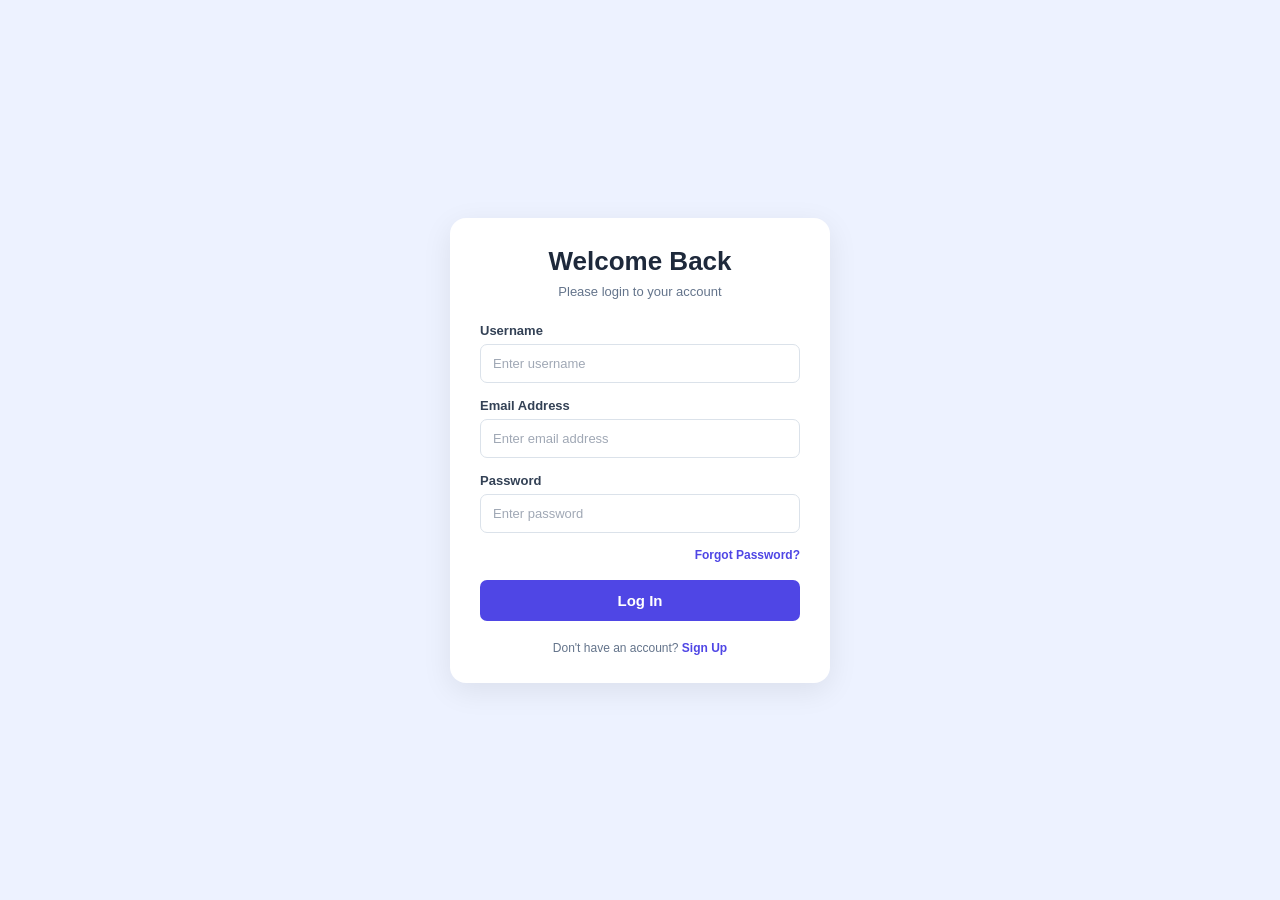
<file: index.html>
<!DOCTYPE html>
<html lang="en">
<head>
    <meta charset="UTF-8">
    <meta name="viewport" content="width=device-width, initial-scale=1.0">
    <title>Login Page</title>
    <link rel="stylesheet" href="./style.css">
</head>

<body>

    <div class="login-box">

        <h1>Welcome Back</h1>
        <p>Please login to your account</p>

        <form>

            <div class="form-group">
                <label>Username</label>
                <input type="text" placeholder="Enter username" required>
            </div>

            <div class="form-group">
                <label>Email Address</label>
                <input type="email" placeholder="Enter email address" required>
            </div>

            <div class="form-group">
                <label>Password</label>
                <input type="password" placeholder="Enter password" required>
            </div>

            <div class="forget">
                <a href="#">Forgot Password?</a>
            </div>

            <button type="submit">Log In</button>

        </form>

        <div class="signup">
            Don't have an account? <a href="#">Sign Up</a>
        </div>

    </div>

</body>
</html>
</file>
<file: style.css>
* {
    margin: 0;
    padding: 0;
    box-sizing: border-box;
}

body {
    font-family: Arial, sans-serif;
    background: #edf2ff;
    min-height: 100vh;

    display: flex;
    justify-content: center;
    align-items: center;
    padding: 15px;
}

.login-box {
    background: white;
    width: 380px;
    padding: 28px 30px;
    border-radius: 16px;
    box-shadow: 0 8px 30px rgba(0, 0, 0, 0.08);
}

.login-box h1 {
    text-align: center;
    color: #1e293b;
    font-size: 26px;
    margin-bottom: 7px;
}

.login-box p {
    text-align: center;
    color: #64748b;
    font-size: 13px;
    margin-bottom: 24px;
}

.form-group {
    margin-bottom: 15px;
}

label {
    display: block;
    margin-bottom: 6px;
    font-size: 13px;
    font-weight: 600;
    color: #334155;
}

input {
    width: 100%;
    padding: 11px 12px;
    border: 1px solid #dbe2ea;
    border-radius: 7px;
    outline: none;
    font-size: 13px;
    transition: 0.3s;
}

input:focus {
    border-color: #4f46e5;
    box-shadow: 0 0 0 3px rgba(79, 70, 229, 0.1);
}

input::placeholder {
    color: #a0a8b5;
}

.forget {
    text-align: right;
    margin-top: -3px;
    margin-bottom: 17px;
}

a {
    text-decoration: none;
    color: #4f46e5;
    font-size: 12px;
    font-weight: 600;
}

a:hover {
    text-decoration: underline;
}

button {
    width: 100%;
    padding: 12px;
    background: #4f46e5;
    color: white;
    border: none;
    border-radius: 7px;
    font-size: 15px;
    font-weight: bold;
    cursor: pointer;
    transition: 0.3s;
}

button:hover {
    background: #3730a3;
}

.signup {
    text-align: center;
    margin-top: 20px;
    font-size: 12px;
    color: #64748b;
}

.signup a {
    font-size: 12px;
}

@media screen and (max-width: 480px) {
    .login-box {
        width: 100%;
        padding: 25px 20px;
    }
}
</file>
<file: log in page.css>
* {
    margin: 0;
    padding: 0;
    box-sizing: border-box;
}

body {
    font-family: Arial, sans-serif;
    background: #edf2ff;
    min-height: 100vh;

    display: flex;
    justify-content: center;
    align-items: center;
    padding: 15px;
}

.login-box {
    background: white;
    width: 380px;
    padding: 28px 30px;
    border-radius: 16px;
    box-shadow: 0 8px 30px rgba(0, 0, 0, 0.08);
}

.login-box h1 {
    text-align: center;
    color: #1e293b;
    font-size: 26px;
    margin-bottom: 7px;
}

.login-box p {
    text-align: center;
    color: #64748b;
    font-size: 13px;
    margin-bottom: 24px;
}

.form-group {
    margin-bottom: 15px;
}

label {
    display: block;
    margin-bottom: 6px;
    font-size: 13px;
    font-weight: 600;
    color: #334155;
}

input {
    width: 100%;
    padding: 11px 12px;
    border: 1px solid #dbe2ea;
    border-radius: 7px;
    outline: none;
    font-size: 13px;
    transition: 0.3s;
}

input:focus {
    border-color: #4f46e5;
    box-shadow: 0 0 0 3px rgba(79, 70, 229, 0.1);
}

input::placeholder {
    color: #a0a8b5;
}

.forget {
    text-align: right;
    margin-top: -3px;
    margin-bottom: 17px;
}

a {
    text-decoration: none;
    color: #4f46e5;
    font-size: 12px;
    font-weight: 600;
}

a:hover {
    text-decoration: underline;
}

button {
    width: 100%;
    padding: 12px;
    background: #4f46e5;
    color: white;
    border: none;
    border-radius: 7px;
    font-size: 15px;
    font-weight: bold;
    cursor: pointer;
    transition: 0.3s;
}

button:hover {
    background: #3730a3;
}

.signup {
    text-align: center;
    margin-top: 20px;
    font-size: 12px;
    color: #64748b;
}

.signup a {
    font-size: 12px;
}

@media screen and (max-width: 480px) {
    .login-box {
        width: 100%;
        padding: 25px 20px;
    }
}
</file>
